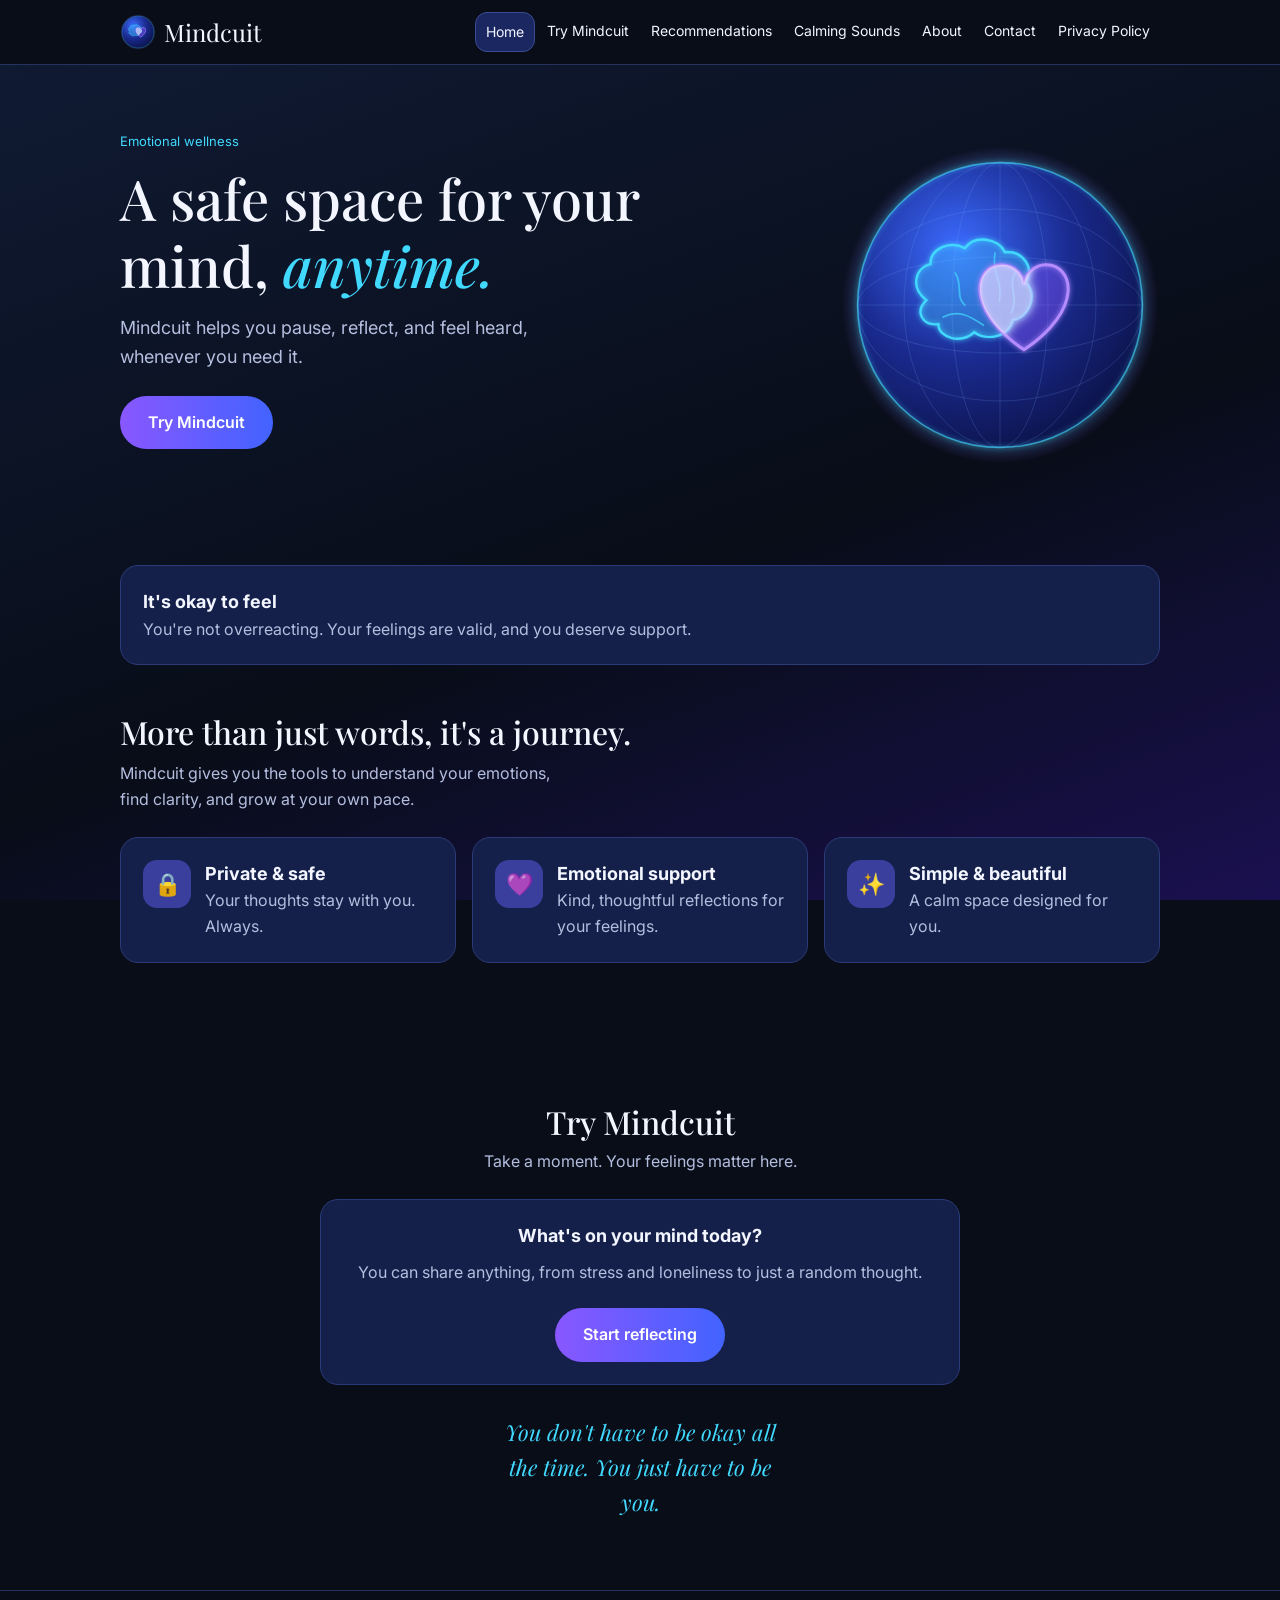
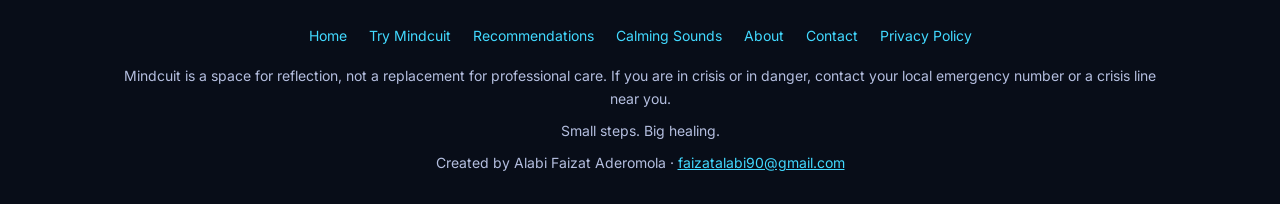
<file: index.html>
<!DOCTYPE html>
<html lang="en">
<head>
<meta charset="utf-8">
<meta name="viewport" content="width=device-width, initial-scale=1">
<title>Mindcuit | A safe space for your mind</title>
<meta name="description" content="Mindcuit helps you pause, reflect, and feel heard.">
<meta name="theme-color" content="#080D18">
<link rel="preconnect" href="https://fonts.googleapis.com">
<link rel="preconnect" href="https://fonts.gstatic.com" crossorigin>
<link href="https://fonts.googleapis.com/css2?family=Inter:wght@400;500;600&family=Playfair+Display:ital,wght@0,500;1,400&display=swap" rel="stylesheet">
<link rel="stylesheet" href="css/styles.css">
</head>
<body>
<a class="skip" href="#main">Skip to content</a>
<header><div class="wrap bar">
<a class="logo" href="index.html"><img class="orb" src="img/orb.svg" alt="" width="36" height="36">Mindcuit</a>
<button class="burger" id="menuOpen" aria-label="Open menu" aria-expanded="false" aria-controls="nav">&#9776;</button>
<nav id="nav" aria-label="Main"><button class="burger close" id="menuClose" aria-label="Close menu">&times;</button><a href="index.html" aria-current="page">Home</a><a href="try.html">Try Mindcuit</a><a href="recommendations.html">Recommendations</a><a href="sounds.html">Calming Sounds</a><a href="about.html">About</a><a href="contact.html">Contact</a><a href="privacy.html">Privacy Policy</a></nav>
</div></header>
<main id="main">

<section class="hero"><div class="wrap">
<div><p class="eyebrow">Emotional wellness</p>
<h1>A safe space for your mind, <em>anytime.</em></h1>
<p class="lead">Mindcuit helps you pause, reflect, and feel heard, whenever you need it.</p>
<a class="btn" href="try.html">Try Mindcuit</a></div>
<img class="globe-img" src="img/orb.svg" alt="A glowing globe with a heart and a brain overlapping at its center" width="320" height="320">
</div></section>
<section><div class="wrap">
<div class="card"><h3>It's okay to feel</h3><p>You're not overreacting. Your feelings are valid, and you deserve support.</p></div>
<h2 style="margin-top:3rem">More than just words, it's a journey.</h2>
<p style="margin-top:.6rem;max-width:46ch">Mindcuit gives you the tools to understand your emotions, find clarity, and grow at your own pace.</p>
<div class="grid three">
<div class="card feat"><span class="ico" aria-hidden="true">&#128274;</span><div><h3>Private &amp; safe</h3><p>Your thoughts stay with you. Always.</p></div></div>
<div class="card feat"><span class="ico" aria-hidden="true">&#128156;</span><div><h3>Emotional support</h3><p>Kind, thoughtful reflections for your feelings.</p></div></div>
<div class="card feat"><span class="ico" aria-hidden="true">&#10024;</span><div><h3>Simple &amp; beautiful</h3><p>A calm space designed for you.</p></div></div>
</div></div></section>
<section class="try"><div class="wrap narrow">
<h2>Try Mindcuit</h2><p style="margin:.5rem 0 1.5rem">Take a moment. Your feelings matter here.</p>
<div class="card"><h3>What's on your mind today?</h3>
<p style="margin:.6rem 0 1.4rem">You can share anything, from stress and loneliness to just a random thought.</p>
<a class="btn" href="try.html">Start reflecting</a></div>
<p class="quote">You don't have to be okay all the time. You just have to be you.</p>
</div></section>
</main>
<footer><div class="wrap"><nav aria-label="Footer"><a href="index.html">Home</a><a href="try.html">Try Mindcuit</a><a href="recommendations.html">Recommendations</a><a href="sounds.html">Calming Sounds</a><a href="about.html">About</a><a href="contact.html">Contact</a><a href="privacy.html">Privacy Policy</a></nav>
<p>Mindcuit is a space for reflection, not a replacement for professional care. If you are in crisis or in danger, contact your local emergency number or a crisis line near you.</p>
<p style="margin-top:.6rem">Small steps. Big healing.</p>
<p style="margin-top:.6rem">Created by Alabi Faizat Aderomola &middot; <a href="mailto:faizatalabi90@gmail.com">faizatalabi90@gmail.com</a></p></div></footer>
<script src="js/main.js"></script>
</body>
</html>
</file>
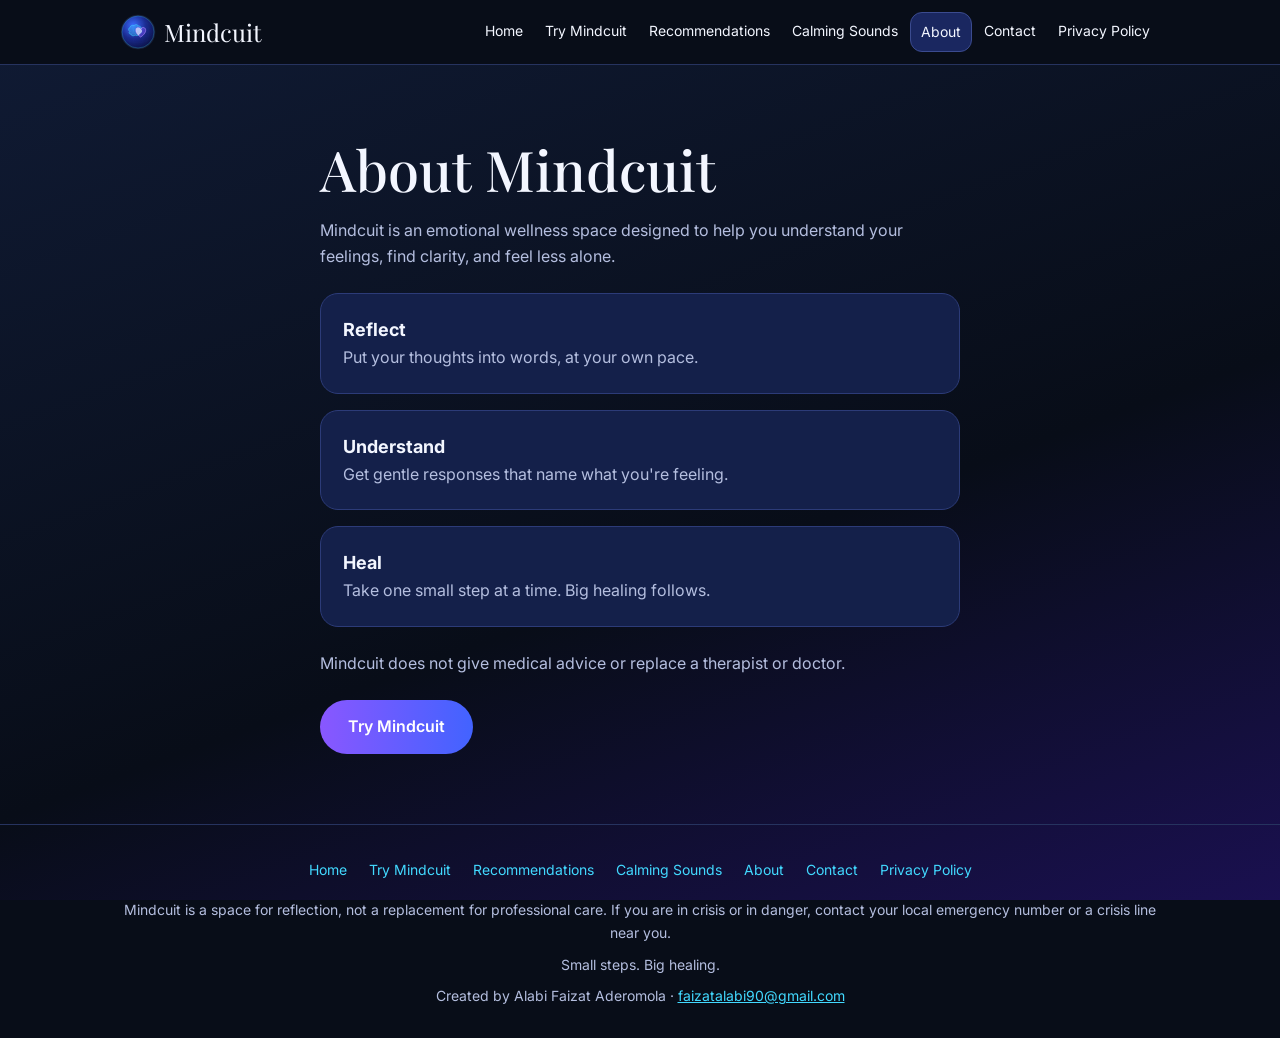
<file: about.html>
<!DOCTYPE html>
<html lang="en">
<head>
<meta charset="utf-8">
<meta name="viewport" content="width=device-width, initial-scale=1">
<title>About Mindcuit</title>
<meta name="description" content="What Mindcuit is and why it exists.">
<meta name="theme-color" content="#080D18">
<link rel="preconnect" href="https://fonts.googleapis.com">
<link rel="preconnect" href="https://fonts.gstatic.com" crossorigin>
<link href="https://fonts.googleapis.com/css2?family=Inter:wght@400;500;600&family=Playfair+Display:ital,wght@0,500;1,400&display=swap" rel="stylesheet">
<link rel="stylesheet" href="css/styles.css">
</head>
<body>
<a class="skip" href="#main">Skip to content</a>
<header><div class="wrap bar">
<a class="logo" href="index.html"><img class="orb" src="img/orb.svg" alt="" width="36" height="36">Mindcuit</a>
<button class="burger" id="menuOpen" aria-label="Open menu" aria-expanded="false" aria-controls="nav">&#9776;</button>
<nav id="nav" aria-label="Main"><button class="burger close" id="menuClose" aria-label="Close menu">&times;</button><a href="index.html">Home</a><a href="try.html">Try Mindcuit</a><a href="recommendations.html">Recommendations</a><a href="sounds.html">Calming Sounds</a><a href="about.html" aria-current="page">About</a><a href="contact.html">Contact</a><a href="privacy.html">Privacy Policy</a></nav>
</div></header>
<main id="main">

<section><div class="wrap narrow"><h1>About Mindcuit</h1>
<p style="margin:1rem 0">Mindcuit is an emotional wellness space designed to help you understand your feelings, find clarity, and feel less alone.</p>
<div class="grid"><div class="card"><h3>Reflect</h3><p>Put your thoughts into words, at your own pace.</p></div>
<div class="card"><h3>Understand</h3><p>Get gentle responses that name what you're feeling.</p></div>
<div class="card"><h3>Heal</h3><p>Take one small step at a time. Big healing follows.</p></div></div>
<p style="margin:1.5rem 0">Mindcuit does not give medical advice or replace a therapist or doctor.</p>
<a class="btn" href="try.html">Try Mindcuit</a></div></section>
</main>
<footer><div class="wrap"><nav aria-label="Footer"><a href="index.html">Home</a><a href="try.html">Try Mindcuit</a><a href="recommendations.html">Recommendations</a><a href="sounds.html">Calming Sounds</a><a href="about.html">About</a><a href="contact.html">Contact</a><a href="privacy.html">Privacy Policy</a></nav>
<p>Mindcuit is a space for reflection, not a replacement for professional care. If you are in crisis or in danger, contact your local emergency number or a crisis line near you.</p>
<p style="margin-top:.6rem">Small steps. Big healing.</p>
<p style="margin-top:.6rem">Created by Alabi Faizat Aderomola &middot; <a href="mailto:faizatalabi90@gmail.com">faizatalabi90@gmail.com</a></p></div></footer>
<script src="js/main.js"></script>
</body>
</html>
</file>
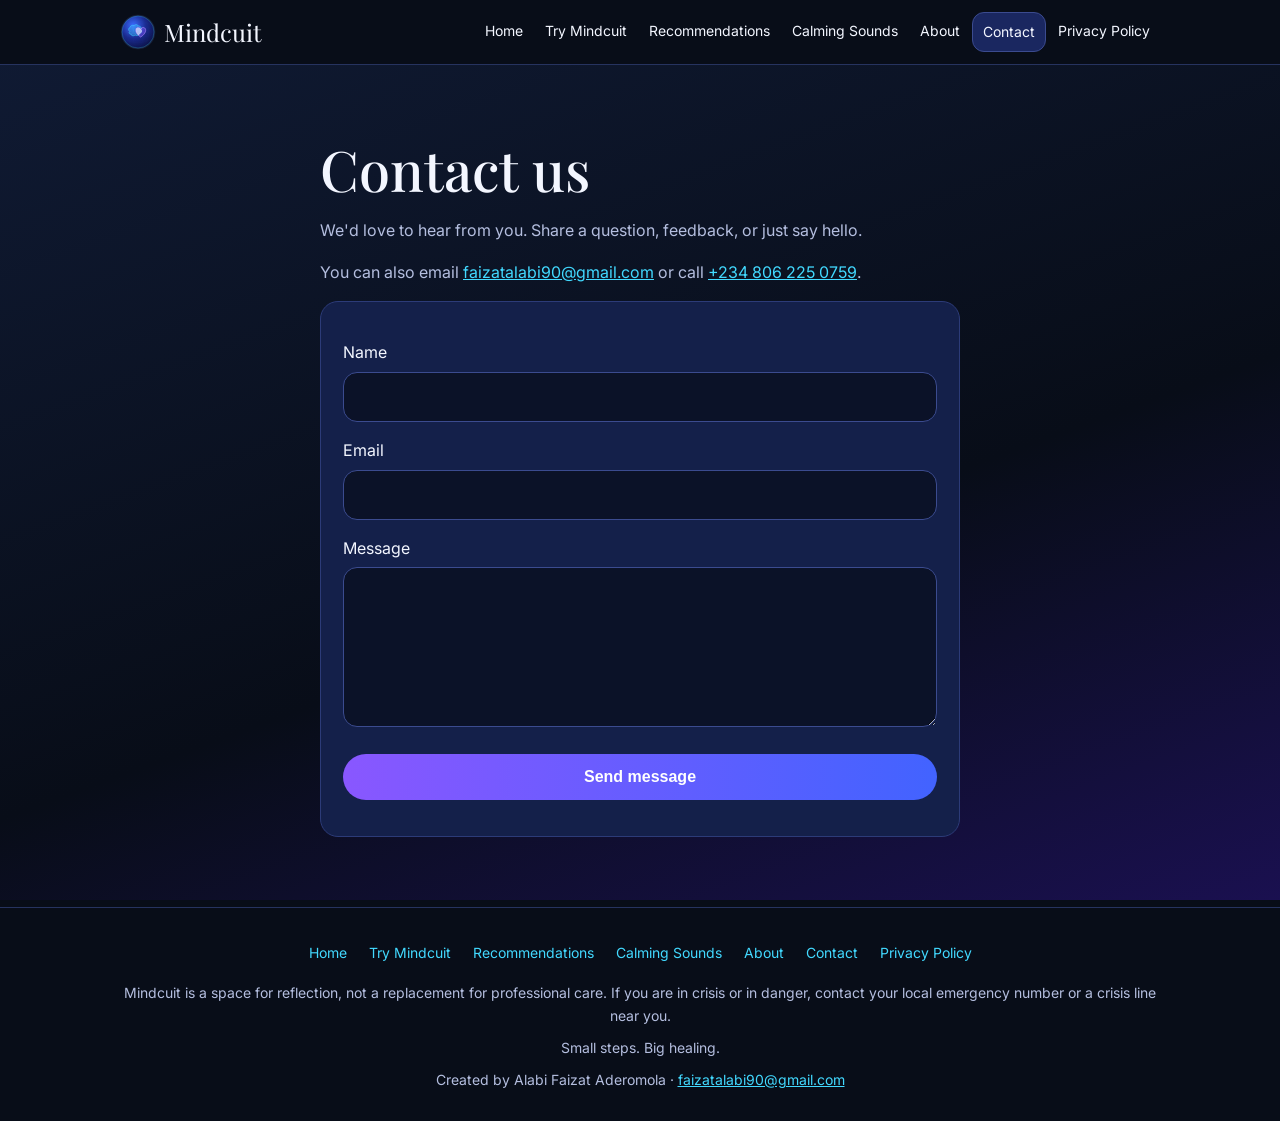
<file: contact.html>
<!DOCTYPE html>
<html lang="en">
<head>
<meta charset="utf-8">
<meta name="viewport" content="width=device-width, initial-scale=1">
<title>Contact Mindcuit</title>
<meta name="description" content="Send feedback or say hello.">
<meta name="theme-color" content="#080D18">
<link rel="preconnect" href="https://fonts.googleapis.com">
<link rel="preconnect" href="https://fonts.gstatic.com" crossorigin>
<link href="https://fonts.googleapis.com/css2?family=Inter:wght@400;500;600&family=Playfair+Display:ital,wght@0,500;1,400&display=swap" rel="stylesheet">
<link rel="stylesheet" href="css/styles.css">
</head>
<body>
<a class="skip" href="#main">Skip to content</a>
<header><div class="wrap bar">
<a class="logo" href="index.html"><img class="orb" src="img/orb.svg" alt="" width="36" height="36">Mindcuit</a>
<button class="burger" id="menuOpen" aria-label="Open menu" aria-expanded="false" aria-controls="nav">&#9776;</button>
<nav id="nav" aria-label="Main"><button class="burger close" id="menuClose" aria-label="Close menu">&times;</button><a href="index.html">Home</a><a href="try.html">Try Mindcuit</a><a href="recommendations.html">Recommendations</a><a href="sounds.html">Calming Sounds</a><a href="about.html">About</a><a href="contact.html" aria-current="page">Contact</a><a href="privacy.html">Privacy Policy</a></nav>
</div></header>
<main id="main">

<section><div class="wrap narrow"><h1>Contact us</h1>
<p style="margin:1rem 0">We'd love to hear from you. Share a question, feedback, or just say hello.</p>
<p>You can also email <a href="mailto:faizatalabi90@gmail.com">faizatalabi90@gmail.com</a> or call <a href="tel:+2348062250759">+234 806 225 0759</a>.</p>
<form class="card" style="margin-top:1rem" id="contactForm" onsubmit="event.preventDefault();this.querySelector('output').textContent='Thanks. Your message is ready to send once a mail service is connected.'">
<label for="n">Name</label><input id="n" required autocomplete="name">
<label for="e">Email</label><input id="e" type="email" required autocomplete="email">
<label for="m">Message</label><textarea id="m" required></textarea>
<button class="btn" style="margin-top:1.2rem;width:100%">Send message</button><output class="note" style="display:block"></output></form></div></section>
</main>
<footer><div class="wrap"><nav aria-label="Footer"><a href="index.html">Home</a><a href="try.html">Try Mindcuit</a><a href="recommendations.html">Recommendations</a><a href="sounds.html">Calming Sounds</a><a href="about.html">About</a><a href="contact.html">Contact</a><a href="privacy.html">Privacy Policy</a></nav>
<p>Mindcuit is a space for reflection, not a replacement for professional care. If you are in crisis or in danger, contact your local emergency number or a crisis line near you.</p>
<p style="margin-top:.6rem">Small steps. Big healing.</p>
<p style="margin-top:.6rem">Created by Alabi Faizat Aderomola &middot; <a href="mailto:faizatalabi90@gmail.com">faizatalabi90@gmail.com</a></p></div></footer>
<script src="js/main.js"></script>
</body>
</html>
</file>
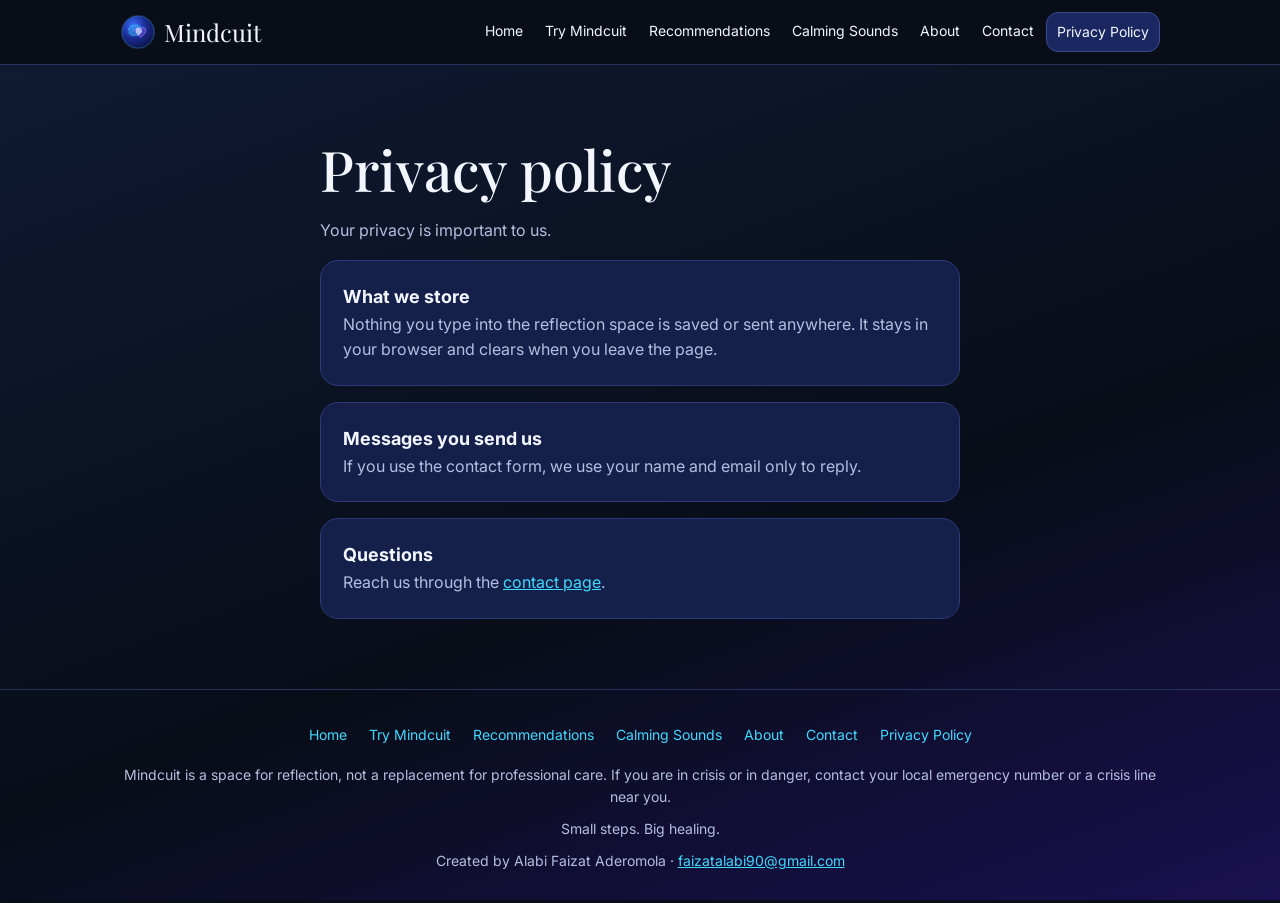
<file: privacy.html>
<!DOCTYPE html>
<html lang="en">
<head>
<meta charset="utf-8">
<meta name="viewport" content="width=device-width, initial-scale=1">
<title>Privacy Policy | Mindcuit</title>
<meta name="description" content="How Mindcuit treats your data.">
<meta name="theme-color" content="#080D18">
<link rel="preconnect" href="https://fonts.googleapis.com">
<link rel="preconnect" href="https://fonts.gstatic.com" crossorigin>
<link href="https://fonts.googleapis.com/css2?family=Inter:wght@400;500;600&family=Playfair+Display:ital,wght@0,500;1,400&display=swap" rel="stylesheet">
<link rel="stylesheet" href="css/styles.css">
</head>
<body>
<a class="skip" href="#main">Skip to content</a>
<header><div class="wrap bar">
<a class="logo" href="index.html"><img class="orb" src="img/orb.svg" alt="" width="36" height="36">Mindcuit</a>
<button class="burger" id="menuOpen" aria-label="Open menu" aria-expanded="false" aria-controls="nav">&#9776;</button>
<nav id="nav" aria-label="Main"><button class="burger close" id="menuClose" aria-label="Close menu">&times;</button><a href="index.html">Home</a><a href="try.html">Try Mindcuit</a><a href="recommendations.html">Recommendations</a><a href="sounds.html">Calming Sounds</a><a href="about.html">About</a><a href="contact.html">Contact</a><a href="privacy.html" aria-current="page">Privacy Policy</a></nav>
</div></header>
<main id="main">

<section><div class="wrap narrow"><h1>Privacy policy</h1>
<p style="margin:1rem 0">Your privacy is important to us.</p>
<div class="card"><h3>What we store</h3><p>Nothing you type into the reflection space is saved or sent anywhere. It stays in your browser and clears when you leave the page.</p></div>
<div class="card" style="margin-top:1rem"><h3>Messages you send us</h3><p>If you use the contact form, we use your name and email only to reply.</p></div>
<div class="card" style="margin-top:1rem"><h3>Questions</h3><p>Reach us through the <a href="contact.html">contact page</a>.</p></div></div></section>
</main>
<footer><div class="wrap"><nav aria-label="Footer"><a href="index.html">Home</a><a href="try.html">Try Mindcuit</a><a href="recommendations.html">Recommendations</a><a href="sounds.html">Calming Sounds</a><a href="about.html">About</a><a href="contact.html">Contact</a><a href="privacy.html">Privacy Policy</a></nav>
<p>Mindcuit is a space for reflection, not a replacement for professional care. If you are in crisis or in danger, contact your local emergency number or a crisis line near you.</p>
<p style="margin-top:.6rem">Small steps. Big healing.</p>
<p style="margin-top:.6rem">Created by Alabi Faizat Aderomola &middot; <a href="mailto:faizatalabi90@gmail.com">faizatalabi90@gmail.com</a></p></div></footer>
<script src="js/main.js"></script>
</body>
</html>
</file>
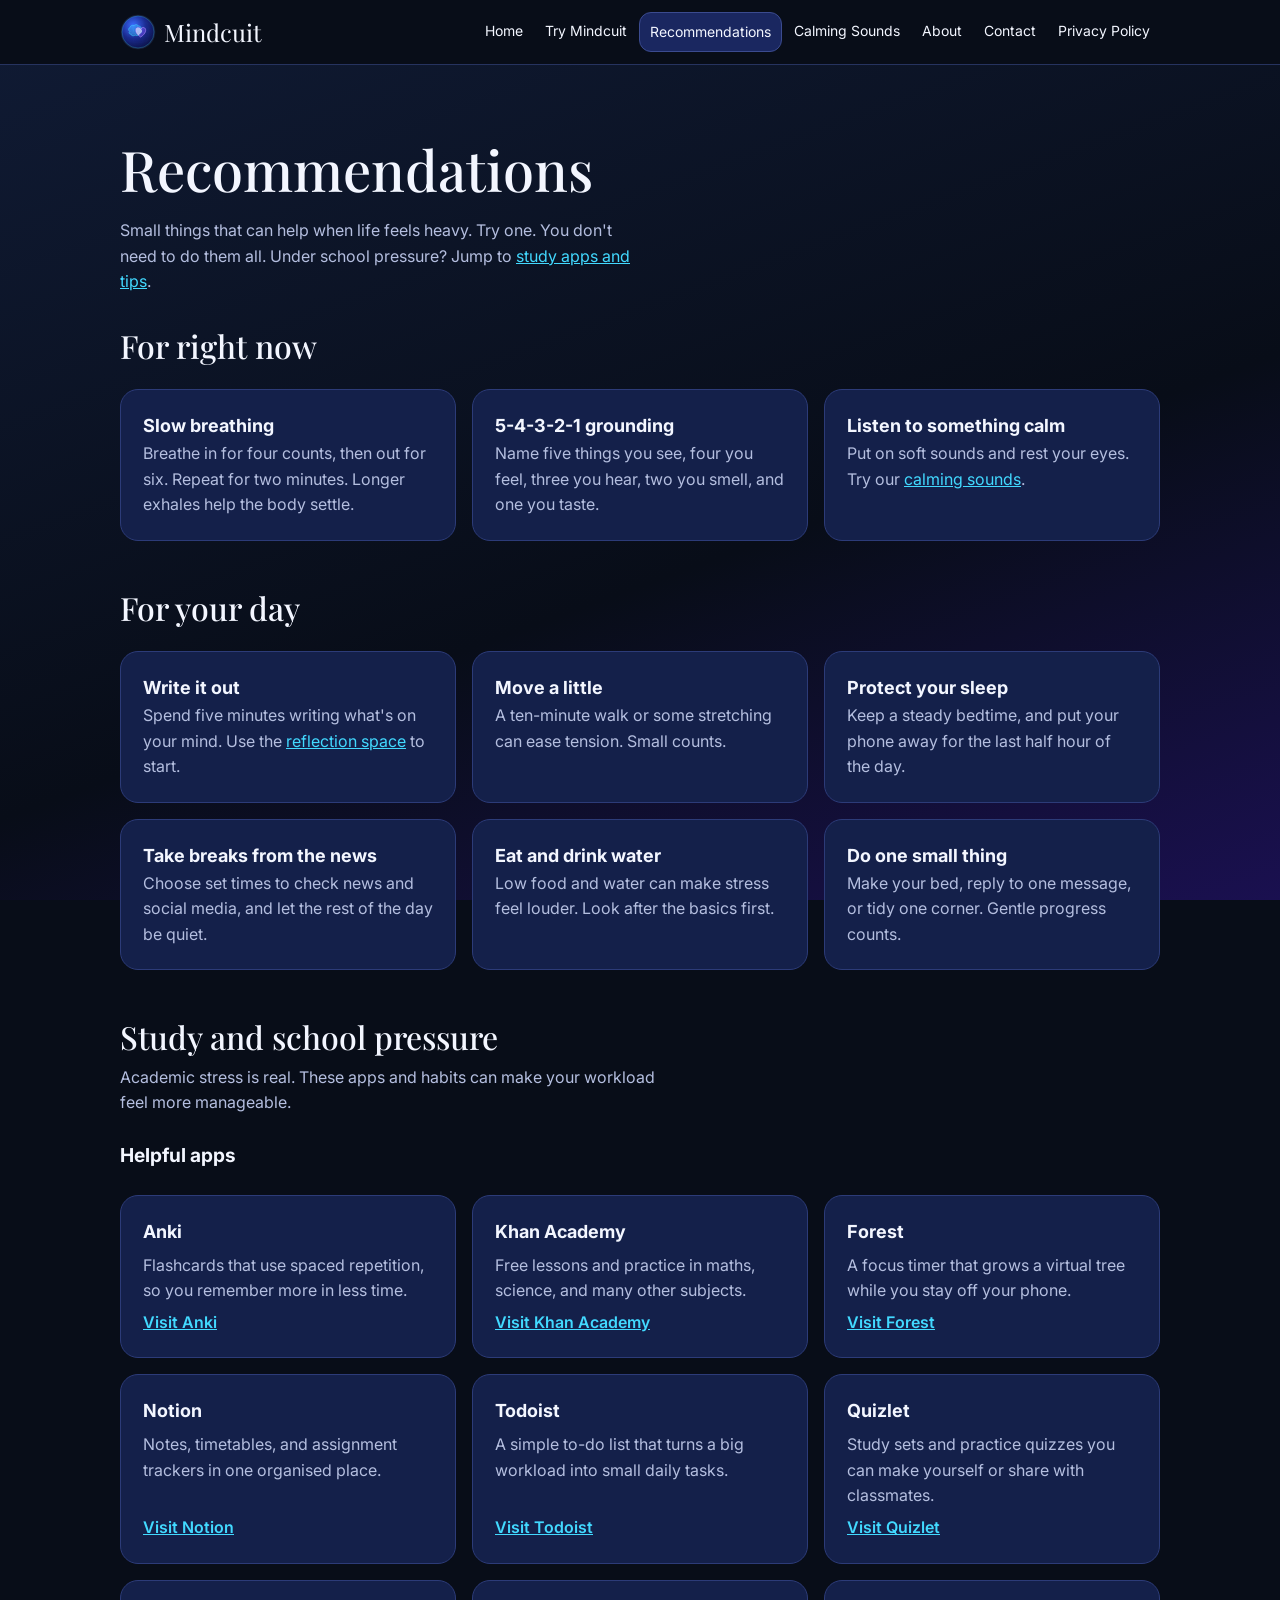
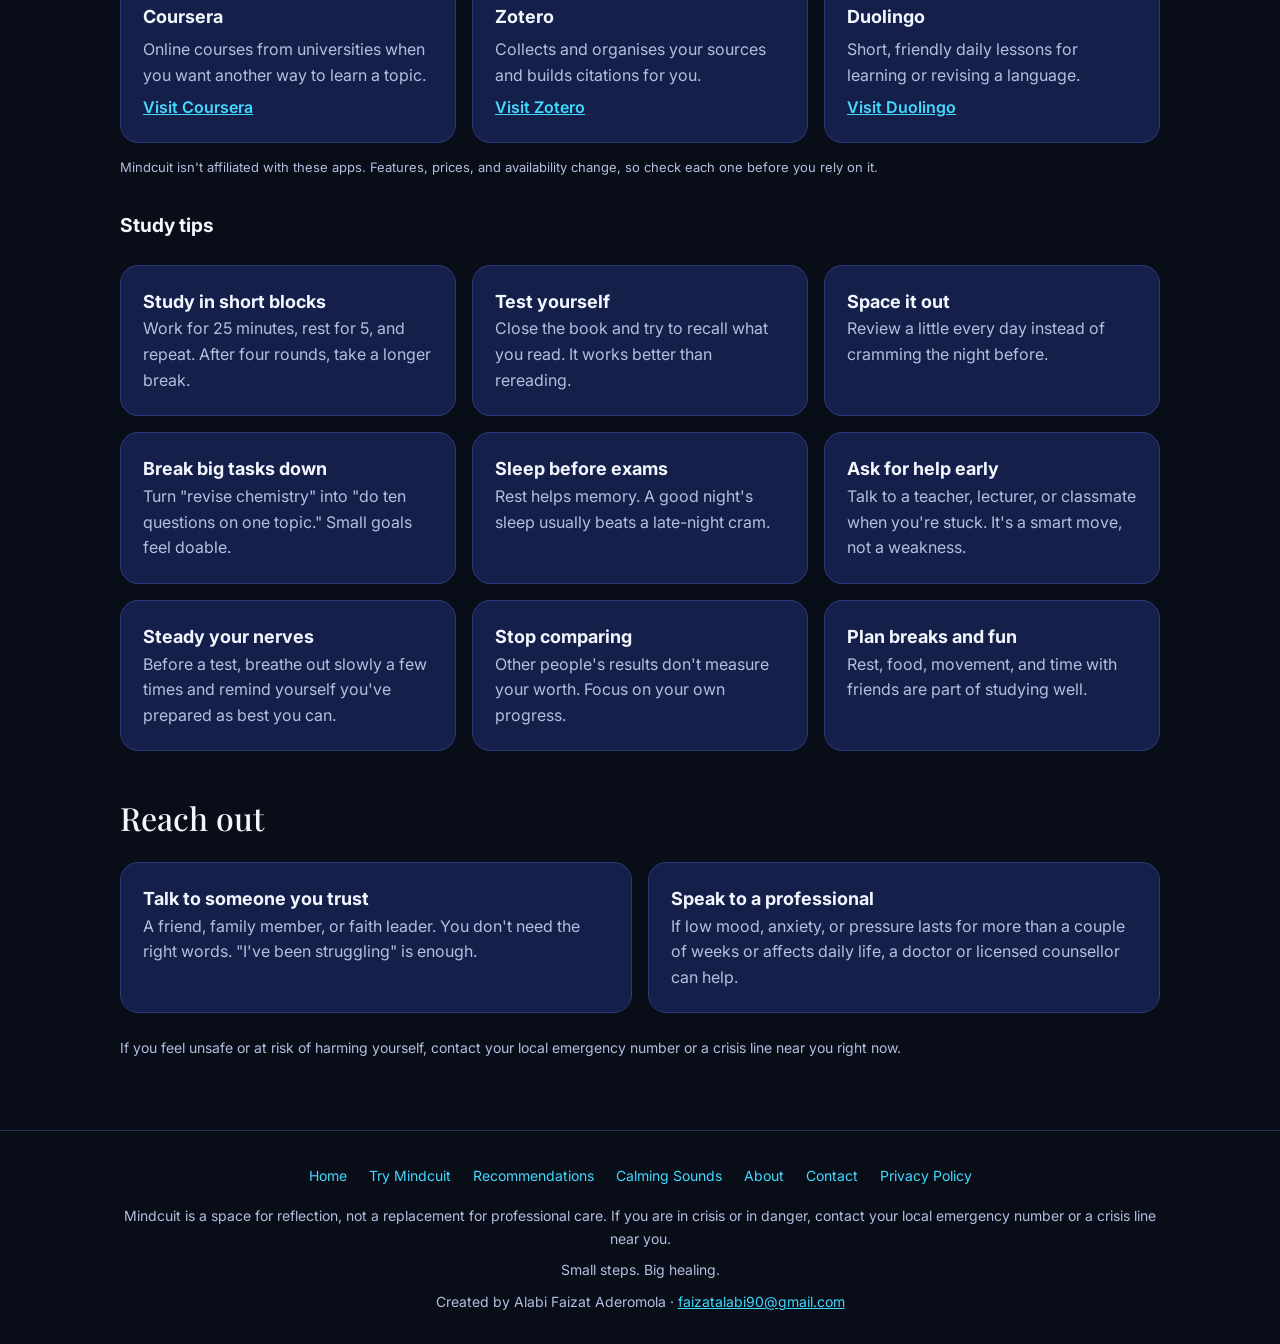
<file: recommendations.html>
<!DOCTYPE html>
<html lang="en">
<head>
<meta charset="utf-8">
<meta name="viewport" content="width=device-width, initial-scale=1">
<title>Recommendations | Mindcuit</title>
<meta name="description" content="Gentle, practical things to try when you feel low or under pressure.">
<meta name="theme-color" content="#080D18">
<link rel="preconnect" href="https://fonts.googleapis.com">
<link rel="preconnect" href="https://fonts.gstatic.com" crossorigin>
<link href="https://fonts.googleapis.com/css2?family=Inter:wght@400;500;600&family=Playfair+Display:ital,wght@0,500;1,400&display=swap" rel="stylesheet">
<link rel="stylesheet" href="css/styles.css">
</head>
<body>
<a class="skip" href="#main">Skip to content</a>
<header><div class="wrap bar">
<a class="logo" href="index.html"><img class="orb" src="img/orb.svg" alt="" width="36" height="36">Mindcuit</a>
<button class="burger" id="menuOpen" aria-label="Open menu" aria-expanded="false" aria-controls="nav">&#9776;</button>
<nav id="nav" aria-label="Main"><button class="burger close" id="menuClose" aria-label="Close menu">&times;</button><a href="index.html">Home</a><a href="try.html">Try Mindcuit</a><a href="recommendations.html" aria-current="page">Recommendations</a><a href="sounds.html">Calming Sounds</a><a href="about.html">About</a><a href="contact.html">Contact</a><a href="privacy.html">Privacy Policy</a></nav>
</div></header>
<main id="main">

<section><div class="wrap"><h1>Recommendations</h1>
<p style="margin:1rem 0;max-width:52ch">Small things that can help when life feels heavy. Try one. You don't need to do them all. Under school pressure? Jump to <a href="#academic">study apps and tips</a>.</p>
<h2 style="margin-top:2rem">For right now</h2>
<div class="grid three">
<div class="card"><h3>Slow breathing</h3><p>Breathe in for four counts, then out for six. Repeat for two minutes. Longer exhales help the body settle.</p></div>
<div class="card"><h3>5-4-3-2-1 grounding</h3><p>Name five things you see, four you feel, three you hear, two you smell, and one you taste.</p></div>
<div class="card"><h3>Listen to something calm</h3><p>Put on soft sounds and rest your eyes. Try our <a href="sounds.html">calming sounds</a>.</p></div></div>
<h2 style="margin-top:3rem">For your day</h2>
<div class="grid three">
<div class="card"><h3>Write it out</h3><p>Spend five minutes writing what's on your mind. Use the <a href="try.html">reflection space</a> to start.</p></div>
<div class="card"><h3>Move a little</h3><p>A ten-minute walk or some stretching can ease tension. Small counts.</p></div>
<div class="card"><h3>Protect your sleep</h3><p>Keep a steady bedtime, and put your phone away for the last half hour of the day.</p></div>
<div class="card"><h3>Take breaks from the news</h3><p>Choose set times to check news and social media, and let the rest of the day be quiet.</p></div>
<div class="card"><h3>Eat and drink water</h3><p>Low food and water can make stress feel louder. Look after the basics first.</p></div>
<div class="card"><h3>Do one small thing</h3><p>Make your bed, reply to one message, or tidy one corner. Gentle progress counts.</p></div></div>
<h2 id="academic" style="margin-top:3rem">Study and school pressure</h2>
<p style="margin-top:.5rem;max-width:56ch">Academic stress is real. These apps and habits can make your workload feel more manageable.</p>
<h3 style="margin:1.5rem 0 .2rem;font-size:1.2rem">Helpful apps</h3>
<div class="grid three">
<div class="card app"><h3>Anki</h3><p>Flashcards that use spaced repetition, so you remember more in less time.</p><a href="https://apps.ankiweb.net" target="_blank" rel="noopener">Visit Anki</a></div>
<div class="card app"><h3>Khan Academy</h3><p>Free lessons and practice in maths, science, and many other subjects.</p><a href="https://www.khanacademy.org" target="_blank" rel="noopener">Visit Khan Academy</a></div>
<div class="card app"><h3>Forest</h3><p>A focus timer that grows a virtual tree while you stay off your phone.</p><a href="https://www.forestapp.cc" target="_blank" rel="noopener">Visit Forest</a></div>
<div class="card app"><h3>Notion</h3><p>Notes, timetables, and assignment trackers in one organised place.</p><a href="https://www.notion.so" target="_blank" rel="noopener">Visit Notion</a></div>
<div class="card app"><h3>Todoist</h3><p>A simple to-do list that turns a big workload into small daily tasks.</p><a href="https://todoist.com" target="_blank" rel="noopener">Visit Todoist</a></div>
<div class="card app"><h3>Quizlet</h3><p>Study sets and practice quizzes you can make yourself or share with classmates.</p><a href="https://quizlet.com" target="_blank" rel="noopener">Visit Quizlet</a></div>
<div class="card app"><h3>Coursera</h3><p>Online courses from universities when you want another way to learn a topic.</p><a href="https://www.coursera.org" target="_blank" rel="noopener">Visit Coursera</a></div>
<div class="card app"><h3>Zotero</h3><p>Collects and organises your sources and builds citations for you.</p><a href="https://www.zotero.org" target="_blank" rel="noopener">Visit Zotero</a></div>
<div class="card app"><h3>Duolingo</h3><p>Short, friendly daily lessons for learning or revising a language.</p><a href="https://www.duolingo.com" target="_blank" rel="noopener">Visit Duolingo</a></div></div>
<p class="note" style="text-align:left">Mindcuit isn't affiliated with these apps. Features, prices, and availability change, so check each one before you rely on it.</p>
<h3 style="margin:2rem 0 .2rem;font-size:1.2rem">Study tips</h3>
<div class="grid three">
<div class="card"><h3>Study in short blocks</h3><p>Work for 25 minutes, rest for 5, and repeat. After four rounds, take a longer break.</p></div>
<div class="card"><h3>Test yourself</h3><p>Close the book and try to recall what you read. It works better than rereading.</p></div>
<div class="card"><h3>Space it out</h3><p>Review a little every day instead of cramming the night before.</p></div>
<div class="card"><h3>Break big tasks down</h3><p>Turn "revise chemistry" into "do ten questions on one topic." Small goals feel doable.</p></div>
<div class="card"><h3>Sleep before exams</h3><p>Rest helps memory. A good night's sleep usually beats a late-night cram.</p></div>
<div class="card"><h3>Ask for help early</h3><p>Talk to a teacher, lecturer, or classmate when you're stuck. It's a smart move, not a weakness.</p></div>
<div class="card"><h3>Steady your nerves</h3><p>Before a test, breathe out slowly a few times and remind yourself you've prepared as best you can.</p></div>
<div class="card"><h3>Stop comparing</h3><p>Other people's results don't measure your worth. Focus on your own progress.</p></div>
<div class="card"><h3>Plan breaks and fun</h3><p>Rest, food, movement, and time with friends are part of studying well.</p></div></div>
<h2 style="margin-top:3rem">Reach out</h2>
<div class="grid two">
<div class="card"><h3>Talk to someone you trust</h3><p>A friend, family member, or faith leader. You don't need the right words. "I've been struggling" is enough.</p></div>
<div class="card"><h3>Speak to a professional</h3><p>If low mood, anxiety, or pressure lasts for more than a couple of weeks or affects daily life, a doctor or licensed counsellor can help.</p></div></div>
<p class="help">If you feel unsafe or at risk of harming yourself, contact your local emergency number or a crisis line near you right now.</p>
</div></section>
</main>
<footer><div class="wrap"><nav aria-label="Footer"><a href="index.html">Home</a><a href="try.html">Try Mindcuit</a><a href="recommendations.html">Recommendations</a><a href="sounds.html">Calming Sounds</a><a href="about.html">About</a><a href="contact.html">Contact</a><a href="privacy.html">Privacy Policy</a></nav>
<p>Mindcuit is a space for reflection, not a replacement for professional care. If you are in crisis or in danger, contact your local emergency number or a crisis line near you.</p>
<p style="margin-top:.6rem">Small steps. Big healing.</p>
<p style="margin-top:.6rem">Created by Alabi Faizat Aderomola &middot; <a href="mailto:faizatalabi90@gmail.com">faizatalabi90@gmail.com</a></p></div></footer>
<script src="js/main.js"></script>
</body>
</html>
</file>
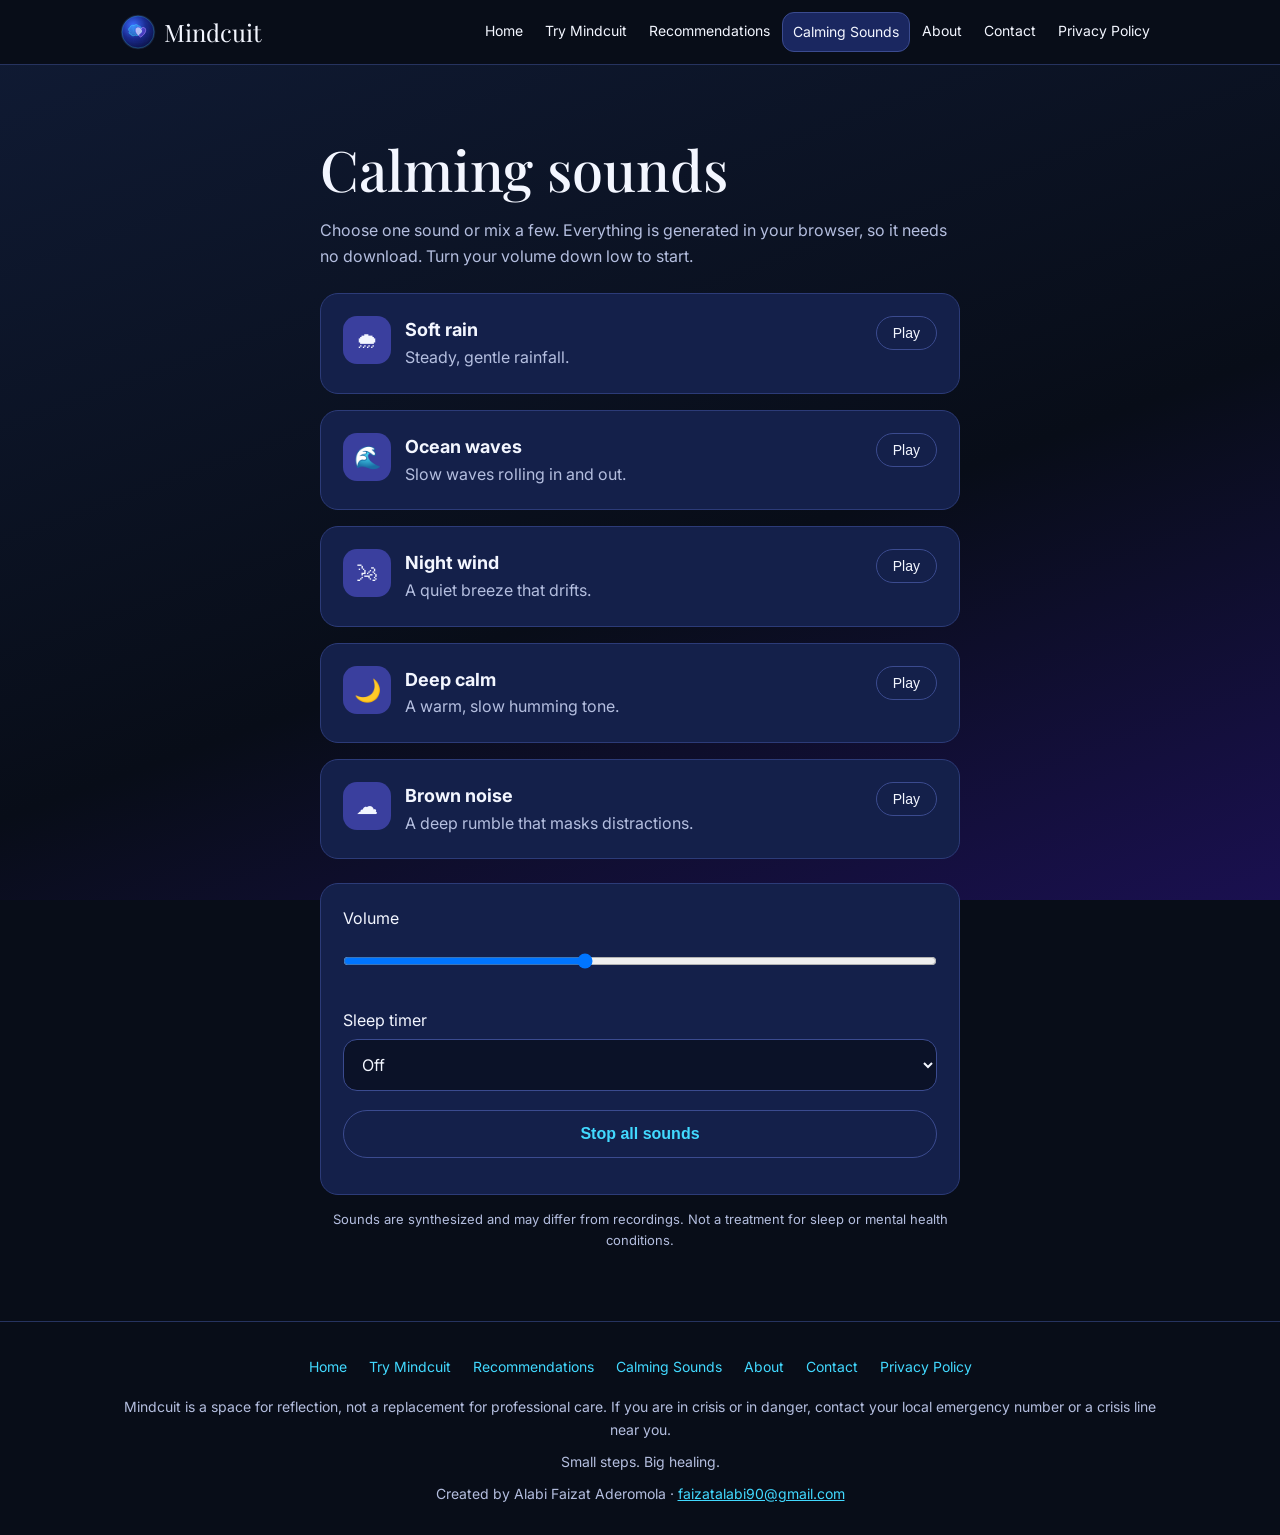
<file: sounds.html>
<!DOCTYPE html>
<html lang="en">
<head>
<meta charset="utf-8">
<meta name="viewport" content="width=device-width, initial-scale=1">
<title>Calming Sounds | Mindcuit</title>
<meta name="description" content="Soothing ambient sounds to help you relax, focus, or sleep.">
<meta name="theme-color" content="#080D18">
<link rel="preconnect" href="https://fonts.googleapis.com">
<link rel="preconnect" href="https://fonts.gstatic.com" crossorigin>
<link href="https://fonts.googleapis.com/css2?family=Inter:wght@400;500;600&family=Playfair+Display:ital,wght@0,500;1,400&display=swap" rel="stylesheet">
<link rel="stylesheet" href="css/styles.css">
</head>
<body>
<a class="skip" href="#main">Skip to content</a>
<header><div class="wrap bar">
<a class="logo" href="index.html"><img class="orb" src="img/orb.svg" alt="" width="36" height="36">Mindcuit</a>
<button class="burger" id="menuOpen" aria-label="Open menu" aria-expanded="false" aria-controls="nav">&#9776;</button>
<nav id="nav" aria-label="Main"><button class="burger close" id="menuClose" aria-label="Close menu">&times;</button><a href="index.html">Home</a><a href="try.html">Try Mindcuit</a><a href="recommendations.html">Recommendations</a><a href="sounds.html" aria-current="page">Calming Sounds</a><a href="about.html">About</a><a href="contact.html">Contact</a><a href="privacy.html">Privacy Policy</a></nav>
</div></header>
<main id="main">

<section><div class="wrap narrow"><h1>Calming sounds</h1>
<p style="margin:1rem 0">Choose one sound or mix a few. Everything is generated in your browser, so it needs no download. Turn your volume down low to start.</p>
<div class="grid" id="sounds">
<div class="card feat"><span class="ico" aria-hidden="true">&#127783;</span><div style="flex:1"><h3>Soft rain</h3><p>Steady, gentle rainfall.</p></div><button class="chip" data-s="rain" aria-pressed="false">Play</button></div>
<div class="card feat"><span class="ico" aria-hidden="true">&#127754;</span><div style="flex:1"><h3>Ocean waves</h3><p>Slow waves rolling in and out.</p></div><button class="chip" data-s="ocean" aria-pressed="false">Play</button></div>
<div class="card feat"><span class="ico" aria-hidden="true">&#127788;</span><div style="flex:1"><h3>Night wind</h3><p>A quiet breeze that drifts.</p></div><button class="chip" data-s="wind" aria-pressed="false">Play</button></div>
<div class="card feat"><span class="ico" aria-hidden="true">&#127769;</span><div style="flex:1"><h3>Deep calm</h3><p>A warm, slow humming tone.</p></div><button class="chip" data-s="pad" aria-pressed="false">Play</button></div>
<div class="card feat"><span class="ico" aria-hidden="true">&#9729;</span><div style="flex:1"><h3>Brown noise</h3><p>A deep rumble that masks distractions.</p></div><button class="chip" data-s="brown" aria-pressed="false">Play</button></div>
</div>
<div class="card" style="margin-top:1.5rem">
<label for="vol" style="margin-top:0">Volume</label><input id="vol" type="range" min="0" max="100" value="40">
<label for="timer">Sleep timer</label>
<select id="timer"><option value="0">Off</option><option value="15">15 minutes</option><option value="30">30 minutes</option><option value="60">60 minutes</option></select>
<button class="btn ghost" id="stopAll" style="margin-top:1.2rem;width:100%">Stop all sounds</button>
<p class="note" id="status" aria-live="polite"></p></div>
<p class="note">Sounds are synthesized and may differ from recordings. Not a treatment for sleep or mental health conditions.</p>
</div></section>
</main>
<footer><div class="wrap"><nav aria-label="Footer"><a href="index.html">Home</a><a href="try.html">Try Mindcuit</a><a href="recommendations.html">Recommendations</a><a href="sounds.html">Calming Sounds</a><a href="about.html">About</a><a href="contact.html">Contact</a><a href="privacy.html">Privacy Policy</a></nav>
<p>Mindcuit is a space for reflection, not a replacement for professional care. If you are in crisis or in danger, contact your local emergency number or a crisis line near you.</p>
<p style="margin-top:.6rem">Small steps. Big healing.</p>
<p style="margin-top:.6rem">Created by Alabi Faizat Aderomola &middot; <a href="mailto:faizatalabi90@gmail.com">faizatalabi90@gmail.com</a></p></div></footer>
<script src="js/main.js"></script><script src="js/sounds.js"></script>
</body>
</html>
</file>
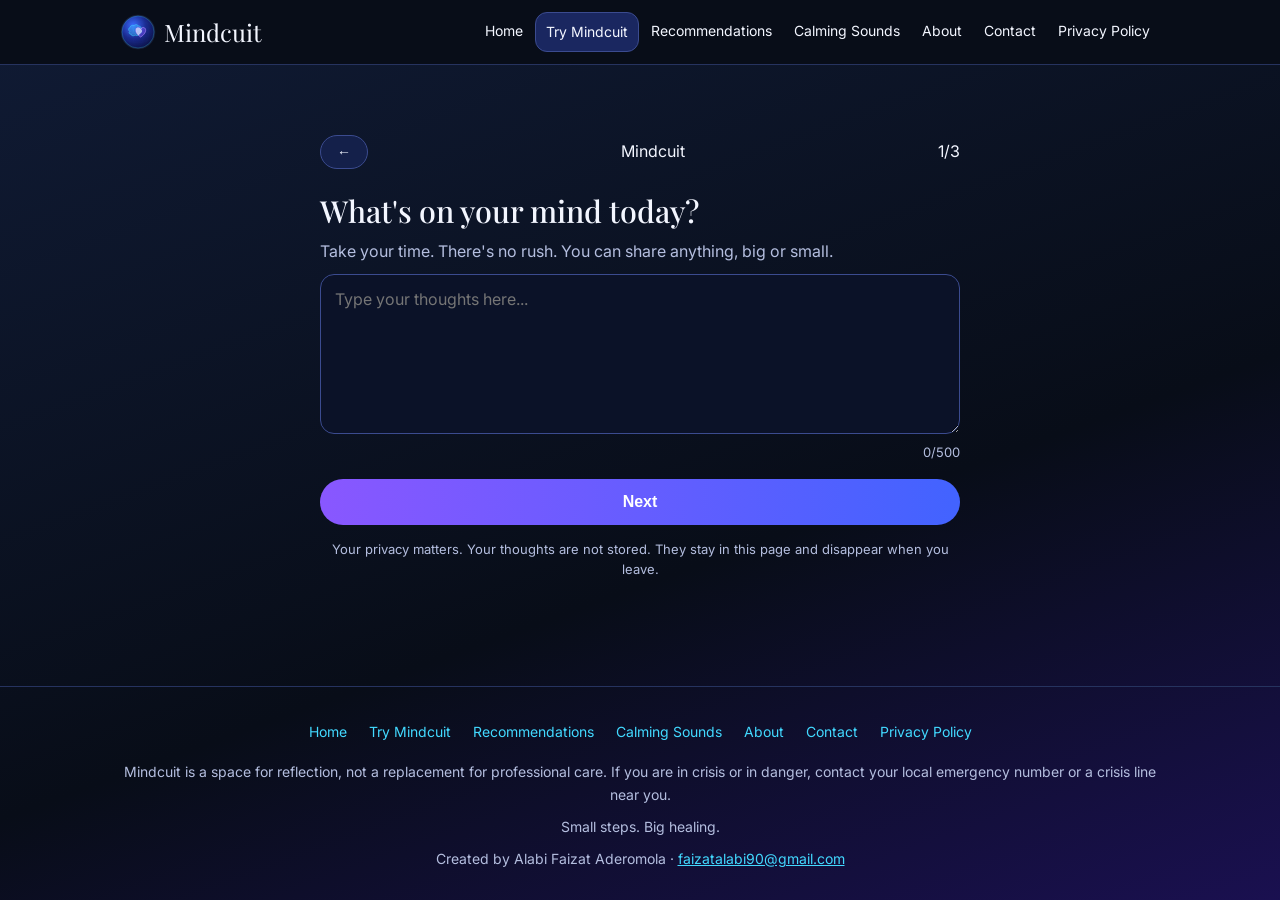
<file: try.html>
<!DOCTYPE html>
<html lang="en">
<head>
<meta charset="utf-8">
<meta name="viewport" content="width=device-width, initial-scale=1">
<title>Try Mindcuit | Reflect</title>
<meta name="description" content="Share what's on your mind in a private, gentle space.">
<meta name="theme-color" content="#080D18">
<link rel="preconnect" href="https://fonts.googleapis.com">
<link rel="preconnect" href="https://fonts.gstatic.com" crossorigin>
<link href="https://fonts.googleapis.com/css2?family=Inter:wght@400;500;600&family=Playfair+Display:ital,wght@0,500;1,400&display=swap" rel="stylesheet">
<link rel="stylesheet" href="css/styles.css">
</head>
<body>
<a class="skip" href="#main">Skip to content</a>
<header><div class="wrap bar">
<a class="logo" href="index.html"><img class="orb" src="img/orb.svg" alt="" width="36" height="36">Mindcuit</a>
<button class="burger" id="menuOpen" aria-label="Open menu" aria-expanded="false" aria-controls="nav">&#9776;</button>
<nav id="nav" aria-label="Main"><button class="burger close" id="menuClose" aria-label="Close menu">&times;</button><a href="index.html">Home</a><a href="try.html" aria-current="page">Try Mindcuit</a><a href="recommendations.html">Recommendations</a><a href="sounds.html">Calming Sounds</a><a href="about.html">About</a><a href="contact.html">Contact</a><a href="privacy.html">Privacy Policy</a></nav>
</div></header>
<main id="main">

<section><div class="wrap narrow" id="flow">
<div class="steps"><button class="chip" id="back" aria-label="Go back">&larr;</button><strong style="font:500 1.4rem var(--serif);color:var(--white)">Mindcuit</strong><span id="stepLabel" aria-live="polite">1/3</span></div>
<div class="step active"><h1 style="font-size:1.9rem">What's on your mind today?</h1>
<p style="margin:.6rem 0">Take your time. There's no rush. You can share anything, big or small.</p>
<label for="thought" class="hidden">Your thoughts</label>
<textarea id="thought" maxlength="500" placeholder="Type your thoughts here..."></textarea>
<p class="count" id="count">0/500</p>
<button class="btn" id="next1" style="width:100%;margin-top:1rem">Next</button>
<p class="note">Your privacy matters. Your thoughts are not stored. They stay in this page and disappear when you leave.</p></div>
<div class="step"><img class="globe-img" src="img/orb.svg" alt="" width="70" height="70" style="width:110px;margin-bottom:1rem"><h1 style="font-size:1.9rem;text-align:center">I hear you...</h1>
<div class="card" style="margin-top:1.2rem"><p id="reply" style="color:var(--white)"></p></div>
<div class="chips" id="chips"><button class="chip" data-msg="Breathe in for four, hold for four, out for six.">Breathe</button><button class="chip" data-msg="Talk to yourself the way you would talk to a friend.">Be kind to yourself</button><button class="chip" data-msg="You are not alone, even when it feels that way.">You're not alone</button></div>
<p id="chipMsg" aria-live="polite" style="min-height:3em"></p>
<button class="btn" id="next2" style="width:100%">Next</button></div>
<div class="step" style="text-align:center"><img class="globe-img" src="img/orb.svg" alt="" width="90" height="90" style="width:130px;margin-bottom:1rem"><h1 style="font-size:1.9rem">You're not alone</h1>
<p style="margin:.8rem 0 1.6rem">Whatever you're feeling, it's valid. Take care of yourself, and remember: you matter.</p>
<button class="btn" id="again" style="width:100%">Start again</button>
<p style="margin-top:1rem"><a href="index.html">Back to home</a></p>
<p class="help">If you feel unsafe or at risk of harming yourself, please contact local emergency services or a trusted person right now.</p></div>
</div></section>
</main>
<footer><div class="wrap"><nav aria-label="Footer"><a href="index.html">Home</a><a href="try.html">Try Mindcuit</a><a href="recommendations.html">Recommendations</a><a href="sounds.html">Calming Sounds</a><a href="about.html">About</a><a href="contact.html">Contact</a><a href="privacy.html">Privacy Policy</a></nav>
<p>Mindcuit is a space for reflection, not a replacement for professional care. If you are in crisis or in danger, contact your local emergency number or a crisis line near you.</p>
<p style="margin-top:.6rem">Small steps. Big healing.</p>
<p style="margin-top:.6rem">Created by Alabi Faizat Aderomola &middot; <a href="mailto:faizatalabi90@gmail.com">faizatalabi90@gmail.com</a></p></div></footer>
<script src="js/main.js"></script>
</body>
</html>
</file>
<file: css/styles.css>
/* ===== Mindcuit styles ===== */
/* Colors used: #080D18 navy, #101B35 midnight, #4263FF blue, #42D9FF cyan, #8957FF violet, #F3F6FF white */

/* ----- basic reset and page setup ----- */
* {
  box-sizing: border-box;
  margin: 0;
}

body {
  font-family: Inter, Arial, sans-serif;
  background-color: #080D18;
  background-image: linear-gradient(160deg, #101B35, #080D18 60%, #1a1050);
  background-attachment: fixed;
  color: #F3F6FF;
  line-height: 1.6;
  min-height: 100vh;
  display: flex;
  flex-direction: column;
}

h1, h2 {
  font-family: "Playfair Display", Georgia, serif;
  font-weight: 500;
  line-height: 1.2;
}

h1 { font-size: 34px; }
h2 { font-size: 26px; }
h3 { font-size: 18px; }

p { color: #b4bedf; }
a { color: #42D9FF; }

/* shows an outline when using the keyboard */
a:focus, button:focus, input:focus, textarea:focus, select:focus {
  outline: 3px solid #42D9FF;
  outline-offset: 3px;
}

main { flex: 1; }
section { padding: 40px 0; }

.wrap {
  width: 100%;
  max-width: 1080px;
  margin: 0 auto;
  padding: 0 20px;
}

/* skip link for screen readers */
.skip {
  position: absolute;
  left: -999px;
}
.skip:focus {
  left: 10px;
  top: 10px;
  background: #F3F6FF;
  color: #080D18;
  padding: 8px 16px;
  z-index: 99;
}

/* ----- header and menu (mobile first) ----- */
header {
  position: sticky;
  top: 0;
  z-index: 20;
  background-color: #080D18;
  border-bottom: 1px solid #26335f;
}

.bar {
  display: flex;
  align-items: center;
  justify-content: space-between;
  height: 64px;
}

.logo {
  display: flex;
  align-items: center;
  gap: 8px;
  text-decoration: none;
  color: #F3F6FF;
  font-family: "Playfair Display", Georgia, serif;
  font-size: 24px;
}

.orb {
  width: 36px;
  height: 36px;
}

.burger {
  background: none;
  border: none;
  color: #F3F6FF;
  font-size: 26px;
  width: 44px;
  height: 44px;
  cursor: pointer;
}

/* the menu is hidden on phones until the button is clicked */
nav {
  display: none;
  position: fixed;
  top: 0;
  left: 0;
  right: 0;
  bottom: 0;
  background-color: #080D18;
  padding: 20px;
  flex-direction: column;
  gap: 8px;
  z-index: 30;
}

nav.open { display: flex; }

nav .close { align-self: flex-end; }

nav a {
  color: #F3F6FF;
  text-decoration: none;
  padding: 14px 16px;
  border-radius: 12px;
  font-size: 17px;
}

nav a[aria-current="page"] {
  background-color: #1a2760;
  border: 1px solid #3b4b8f;
}

/* ----- buttons ----- */
.btn {
  display: inline-block;
  border: none;
  cursor: pointer;
  text-decoration: none;
  color: white;
  font-size: 16px;
  font-weight: 600;
  padding: 14px 28px;
  border-radius: 30px;
  background-image: linear-gradient(90deg, #8957FF, #4263FF);
}

.btn:hover { opacity: 0.85; }

.ghost {
  background: none;
  border: 1px solid #3b4b8f;
  color: #42D9FF;
}

/* ----- cards ----- */
.card {
  background-color: #14204a;
  border: 1px solid #2c3b78;
  border-radius: 18px;
  padding: 22px;
}

.grid {
  display: grid;
  gap: 16px;
  margin-top: 24px;
}

/* ----- home page ----- */
.hero { padding: 50px 0 30px; }

.hero h1 { margin: 12px 0 16px; }
.hero h1 em { color: #42D9FF; }

.eyebrow {
  color: #42D9FF;
  font-size: 13px;
}

.lead {
  font-size: 18px;
  margin-bottom: 24px;
  max-width: 420px;
}

.globe-img {
  display: block;
  width: 260px;
  max-width: 80%;
  height: auto;
  margin: 30px auto 0;
  animation: float 6s ease-in-out infinite;
}

@keyframes float {
  0% { transform: translateY(0); }
  50% { transform: translateY(-12px); }
  100% { transform: translateY(0); }
}

.feat {
  display: flex;
  gap: 14px;
  align-items: flex-start;
}

.ico {
  width: 48px;
  height: 48px;
  min-width: 48px;
  border-radius: 14px;
  background-color: #3a3f9e;
  text-align: center;
  line-height: 48px;
  font-size: 22px;
}

.try { text-align: center; }

.quote {
  font-family: "Playfair Display", Georgia, serif;
  font-style: italic;
  font-size: 22px;
  color: #42D9FF;
  max-width: 300px;
  margin: 30px auto 0;
}

/* ----- try mindcuit steps ----- */
.steps {
  display: flex;
  justify-content: space-between;
  align-items: center;
  margin-bottom: 24px;
}

.step { display: none; }
.step.active { display: block; }
.step .globe-img { margin: 0 0 16px; width: 100px; animation: none; }

.chips {
  display: flex;
  flex-wrap: wrap;
  gap: 10px;
  margin: 18px 0;
}

.chip {
  border: 1px solid #3b4b8f;
  background-color: #14204a;
  color: #F3F6FF;
  padding: 8px 16px;
  border-radius: 30px;
  font-size: 14px;
  cursor: pointer;
}

/* ----- forms ----- */
label {
  display: block;
  margin: 16px 0 6px;
}

input, textarea, select {
  width: 100%;
  font-size: 16px;
  color: #F3F6FF;
  background-color: #0b1228;
  border: 1px solid #3b4b8f;
  border-radius: 14px;
  padding: 14px;
  font-family: inherit;
}

textarea {
  min-height: 160px;
  resize: vertical;
}

.count {
  text-align: right;
  font-size: 13px;
}

.note {
  font-size: 13px;
  text-align: center;
  margin-top: 14px;
}

.help {
  font-size: 14px;
  margin-top: 24px;
}

.hidden { display: none; }

.app { display: flex; flex-direction: column; gap: 6px; }
.app a { font-weight: 600; margin-top: auto; }

/* ----- footer ----- */
footer {
  border-top: 1px solid #26335f;
  padding: 30px 0;
  text-align: center;
  font-size: 14px;
}

footer nav {
  display: flex;
  position: static;
  flex-direction: row;
  flex-wrap: wrap;
  justify-content: center;
  background: none;
  padding: 0;
  margin-bottom: 14px;
}

footer nav a {
  padding: 4px 10px;
  font-size: 14px;
  color: #42D9FF;
}

/* ===== tablet (768px and up) ===== */
@media (min-width: 768px) {
  h1 { font-size: 46px; }
  h2 { font-size: 32px; }

  .three { grid-template-columns: 1fr 1fr 1fr; }
  .two { grid-template-columns: 1fr 1fr; }

  .hero .wrap {
    display: flex;
    align-items: center;
    gap: 40px;
  }
  .hero .wrap div { flex: 1; }
  .globe-img { width: 320px; }

  .narrow { max-width: 680px; }
}

/* ===== desktop (1024px and up) ===== */
@media (min-width: 1024px) {
  h1 { font-size: 56px; }

  section { padding: 70px 0; }

  .burger { display: none; }

  nav, nav.open {
    display: flex;
    position: static;
    flex-direction: row;
    background: none;
    padding: 0;
    gap: 2px;
  }

  nav a {
    font-size: 14px;
    padding: 8px 10px;
  }
}

/* for people who turn off animations on their device */
@media (prefers-reduced-motion: reduce) {
  * { animation: none !important; }
}
</file>
